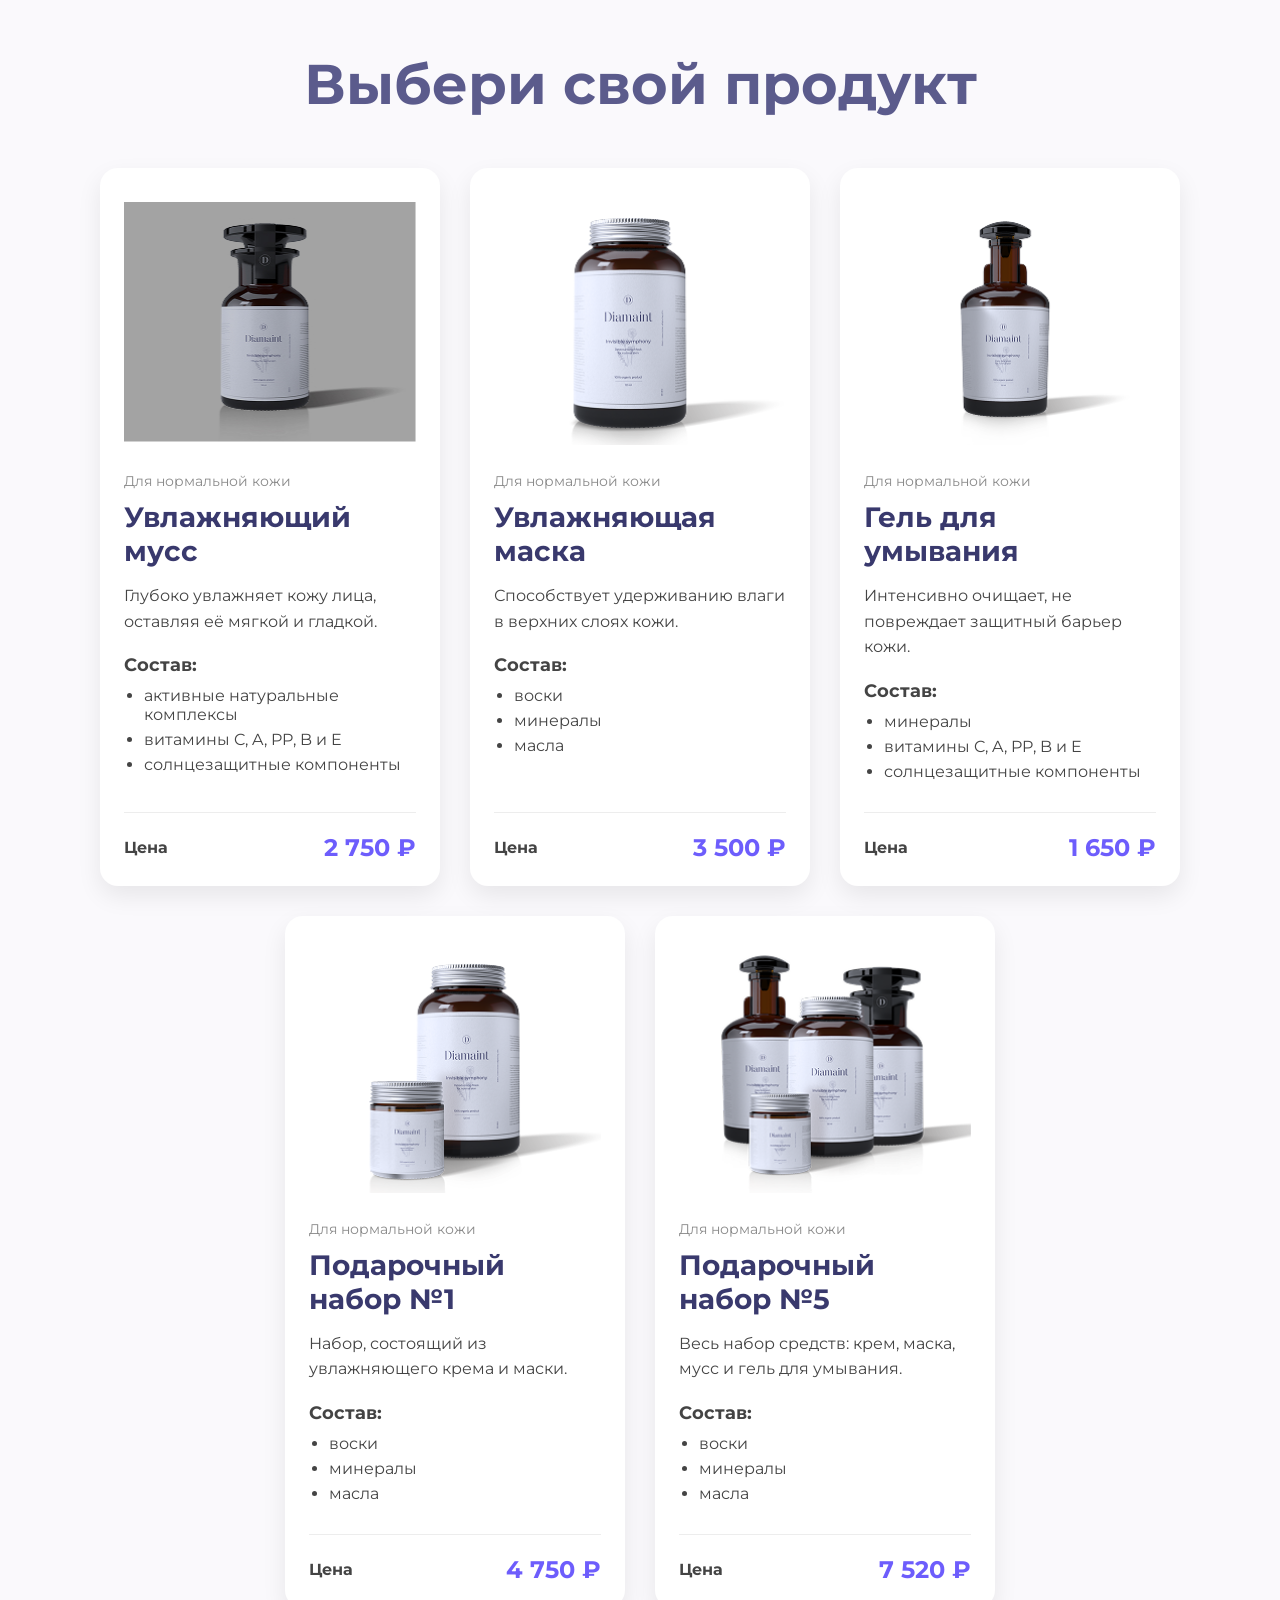
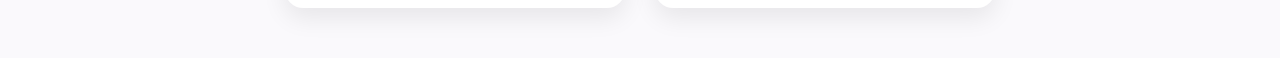
<file: index.html>
<!DOCTYPE html>
<html lang="ru">
<head>
  <meta charset="UTF-8">
  <meta name="viewport" content="width=device-width, initial-scale=1.0">
  <title>Каталог продуктов</title>

  <link rel="stylesheet" href="style.css">

  <link rel="preconnect" href="https://fonts.googleapis.com">
  <link rel="preconnect" href="https://fonts.gstatic.com" crossorigin>

  <link href="https://fonts.googleapis.com/css2?family=Montserrat:wght@400;500;700&display=swap" rel="stylesheet">
</head>

<body>
  <section class="catalog">
    <h1 class="catalog__title">Выбери свой продукт</h1>

    <div class="catalog__products">

      <article class="product product--mousse">
        <img class="product__image" src="img/mousse.jpg" alt="Увлажняющий мусс">

        <p class="product__skin">Для нормальной кожи</p>

        <h2 class="product__title">Увлажняющий мусс</h2>

        <p class="product__description">
          Глубоко увлажняет кожу лица, оставляя её мягкой и гладкой.
        </p>

        <div class="product__ingredients">
          <h3 class="product__ingredients-title">Состав:</h3>

          <ul class="product__ingredients-list">
            <li class="product__ingredients-item">активные натуральные комплексы</li>
            <li class="product__ingredients-item">витамины C, A, PP, B и E</li>
            <li class="product__ingredients-item">солнцезащитные компоненты</li>
          </ul>
        </div>

        <div class="product__price">
          <span class="product__price-title">Цена</span>
          <span class="product__price-value">2 750 &#8381;</span>
        </div>
      </article>

      <article class="product product--mask">
        <img class="product__image" src="img/mask.png" alt="Увлажняющая маска">

        <p class="product__skin">Для нормальной кожи</p>

        <h2 class="product__title">Увлажняющая маска</h2>

        <p class="product__description">
          Способствует удерживанию влаги в верхних слоях кожи.
        </p>

        <div class="product__ingredients">
          <h3 class="product__ingredients-title">Состав:</h3>

          <ul class="product__ingredients-list">
            <li class="product__ingredients-item">воски</li>
            <li class="product__ingredients-item">минералы</li>
            <li class="product__ingredients-item">масла</li>
          </ul>
        </div>

        <div class="product__price">
          <span class="product__price-title">Цена</span>
          <span class="product__price-value">3 500 &#8381;</span>
        </div>
      </article>

      <article class="product product--gel">
        <img class="product__image" src="img/gel.png" alt="Гель для умывания">

        <p class="product__skin">Для нормальной кожи</p>

        <h2 class="product__title">Гель для умывания</h2>

        <p class="product__description">
          Интенсивно очищает, не повреждает защитный барьер кожи.
        </p>

        <div class="product__ingredients">
          <h3 class="product__ingredients-title">Состав:</h3>

          <ul class="product__ingredients-list">
            <li class="product__ingredients-item">минералы</li>
            <li class="product__ingredients-item">витамины C, A, PP, B и E</li>
            <li class="product__ingredients-item">солнцезащитные компоненты</li>
          </ul>
        </div>

        <div class="product__price">
          <span class="product__price-title">Цена</span>
          <span class="product__price-value">1 650 &#8381;</span>
        </div>
      </article>

      <article class="product product--gift-set-1">
        <img class="product__image" src="img/gift-set1.png" alt="Подарочный набор №1">

        <p class="product__skin">Для нормальной кожи</p>

        <h2 class="product__title">Подарочный набор №1</h2>

        <p class="product__description">
          Набор, состоящий из увлажняющего крема и маски.
        </p>

        <div class="product__ingredients">
          <h3 class="product__ingredients-title">Состав:</h3>

          <ul class="product__ingredients-list">
            <li class="product__ingredients-item">воски</li>
            <li class="product__ingredients-item">минералы</li>
            <li class="product__ingredients-item">масла</li>
          </ul>
        </div>

        <div class="product__price">
          <span class="product__price-title">Цена</span>
          <span class="product__price-value">4 750 &#8381;</span>
        </div>
      </article>

      <article class="product product--gift-set-5">
        <img class="product__image" src="img/gift-set5.png" alt="Подарочный набор №5">

        <p class="product__skin">Для нормальной кожи</p>

        <h2 class="product__title">Подарочный набор №5</h2>

        <p class="product__description">
          Весь набор средств: крем, маска, мусс и гель для умывания.
        </p>

        <div class="product__ingredients">
          <h3 class="product__ingredients-title">Состав:</h3>

          <ul class="product__ingredients-list">
            <li class="product__ingredients-item">воски</li>
            <li class="product__ingredients-item">минералы</li>
            <li class="product__ingredients-item">масла</li>
          </ul>
        </div>

        <div class="product__price">
          <span class="product__price-title">Цена</span>
          <span class="product__price-value">7 520 &#8381;</span>
        </div>
      </article>

    </div>
  </section>
</body>
</html>
</file>
<file: style.css>
* {
  margin: 0;
  padding: 0;
  box-sizing: border-box;
}

body {
  font-family: "Montserrat", sans-serif;
  background: #faf9fc;
  color: #444;
}

.catalog {
  max-width: 1200px;
  margin: 50px auto;
  padding: 0 20px;
}

.catalog__title {
  margin-bottom: 50px;
  text-align: center;
  font-size: 56px;
  font-weight: 700;
  color: #5b5b8c;
}

.catalog__products {
  display: flex;
  flex-wrap: wrap;
  justify-content: center;
  gap: 30px;
}

.product {
  display: flex;
  flex-direction: column;
  width: 340px;
  padding: 24px;
  background: #ffffff;
  border-radius: 18px;
  box-shadow: 0 10px 25px rgba(0, 0, 0, 0.08);
  transition: transform .3s ease, box-shadow .3s ease;
}

.product:hover {
  transform: translateY(-8px);
  box-shadow: 0 18px 35px rgba(0, 0, 0, 0.15);
}

.product__image {
  width: 100%;
  height: 260px;
  object-fit: contain;
  margin-bottom: 20px;
}

.product__skin {
  margin-bottom: 10px;
  font-size: 14px;
  color: #8a8a8a;
}

.product__title {
  margin-bottom: 15px;
  font-size: 28px;
  font-weight: 700;
  color: #39396d;
}

.product__description {
  margin-bottom: 20px;
  line-height: 1.6;
}

.product__ingredients {
  margin-bottom: 25px;
}

.product__ingredients-title {
  margin-bottom: 10px;
  font-size: 18px;
}

.product__ingredients-list {
  padding-left: 20px;
}

.product__ingredients-item {
  margin-bottom: 6px;
}

.product__price {
  display: flex;
  justify-content: space-between;
  align-items: center;
  margin-top: auto;
  padding-top: 20px;
  border-top: 1px solid #ededed;
}

.product__price-title {
  font-weight: 700;
}

.product__price-value {
  font-size: 24px;
  font-weight: 700;
  color: #6d5dfc;
}
</file>
